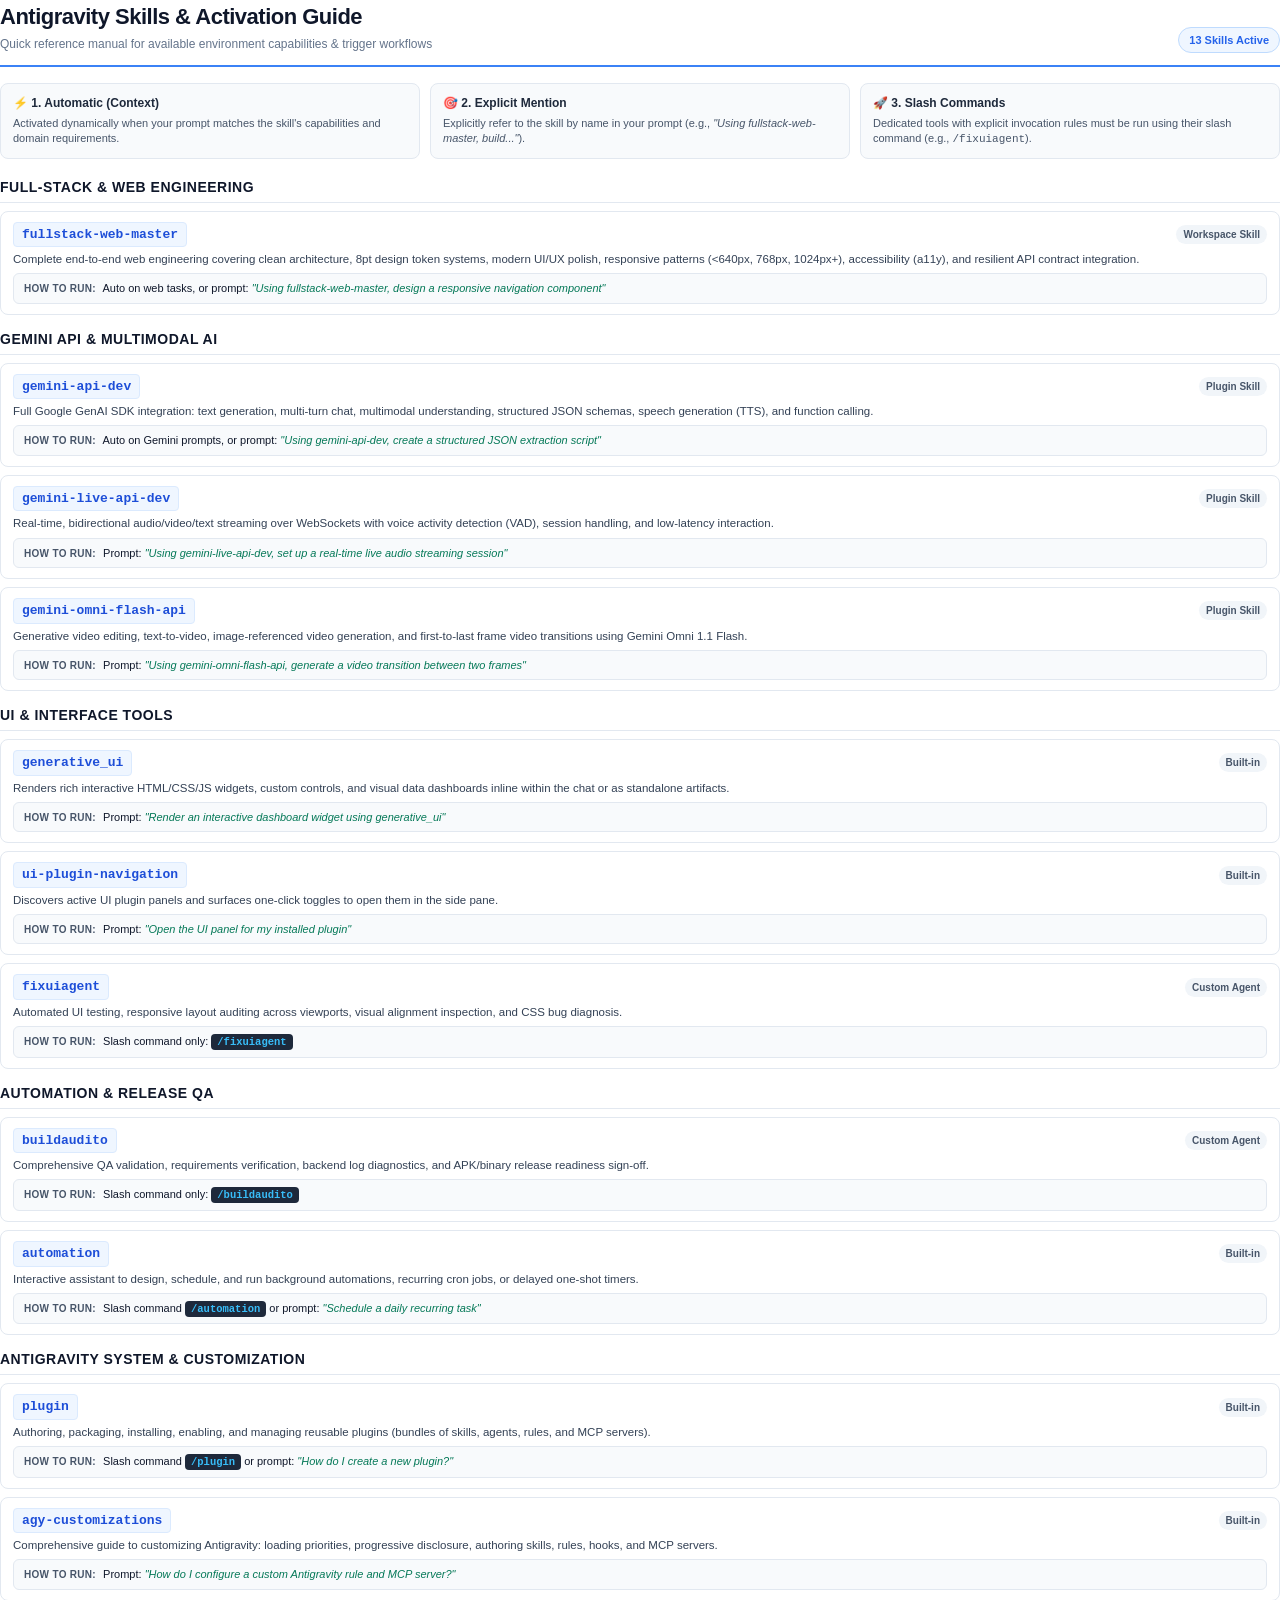
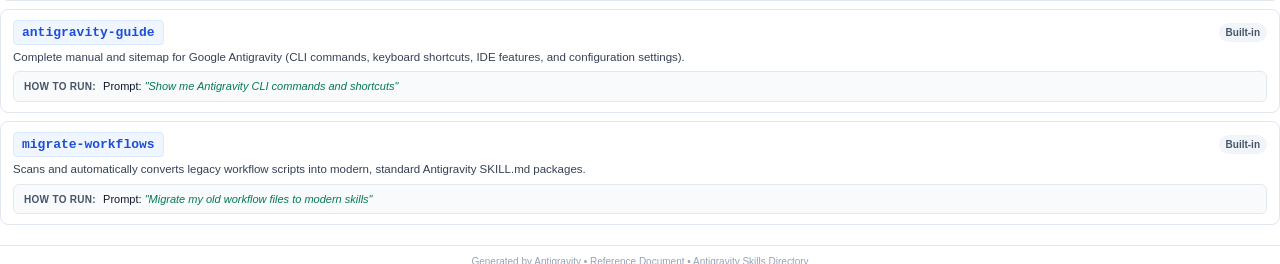
<file: Antigravity_Skills_Guide.html>
<!DOCTYPE html>
<html lang="en">
<head>
  <meta charset="UTF-8">
  <title>Antigravity Skills & Activation Guide</title>
  <style>
    @page {
      size: A4;
      margin: 16mm 14mm 16mm 14mm;
    }
    * {
      box-sizing: border-box;
      margin: 0;
      padding: 0;
    }
    body {
      font-family: -apple-system, BlinkMacSystemFont, "Segoe UI", Roboto, "Helvetica Neue", Arial, sans-serif;
      color: #1e293b;
      background: #ffffff;
      line-height: 1.5;
      font-size: 13px;
      padding: 0;
    }
    header {
      border-bottom: 2px solid #3b82f6;
      padding-bottom: 12px;
      margin-bottom: 16px;
      display: flex;
      justify-content: space-between;
      align-items: flex-end;
    }
    .header-title h1 {
      font-size: 22px;
      color: #0f172a;
      font-weight: 700;
      letter-spacing: -0.5px;
    }
    .header-title p {
      font-size: 12px;
      color: #64748b;
      margin-top: 2px;
    }
    .header-badge {
      font-size: 11px;
      background: #eff6ff;
      color: #2563eb;
      font-weight: 600;
      padding: 4px 10px;
      border-radius: 9999px;
      border: 1px solid #bfdbfe;
    }
    
    .activation-overview {
      display: grid;
      grid-template-columns: repeat(3, 1fr);
      gap: 10px;
      margin-bottom: 18px;
    }
    .act-card {
      background: #f8fafc;
      border: 1px solid #e2e8f0;
      border-radius: 8px;
      padding: 10px 12px;
    }
    .act-card h3 {
      font-size: 12px;
      font-weight: 600;
      color: #1e293b;
      margin-bottom: 4px;
      display: flex;
      align-items: center;
      gap: 6px;
    }
    .act-card p {
      font-size: 11px;
      color: #475569;
      line-height: 1.4;
    }

    .section-title {
      font-size: 14px;
      font-weight: 700;
      color: #0f172a;
      text-transform: uppercase;
      letter-spacing: 0.5px;
      border-bottom: 1px solid #e2e8f0;
      padding-bottom: 4px;
      margin: 14px 0 8px 0;
    }

    .skills-grid {
      display: flex;
      flex-direction: column;
      gap: 8px;
    }

    .skill-card {
      border: 1px solid #e2e8f0;
      border-radius: 8px;
      padding: 10px 12px;
      background: #ffffff;
      break-inside: avoid;
      page-break-inside: avoid;
    }
    .skill-header {
      display: flex;
      align-items: center;
      justify-content: space-between;
      margin-bottom: 4px;
    }
    .skill-name {
      font-family: ui-monospace, SFMono-Regular, Menlo, Monaco, Consolas, monospace;
      font-weight: 700;
      font-size: 13px;
      color: #1d4ed8;
      background: #eff6ff;
      padding: 2px 8px;
      border-radius: 4px;
      border: 1px solid #dbeafe;
    }
    .skill-type {
      font-size: 10px;
      font-weight: 600;
      padding: 2px 7px;
      border-radius: 9999px;
      background: #f1f5f9;
      color: #475569;
    }
    .skill-desc {
      font-size: 11.5px;
      color: #334155;
      margin-bottom: 6px;
      line-height: 1.4;
    }
    .skill-activation {
      background: #f8fafc;
      border: 1px solid #e2e8f0;
      border-radius: 6px;
      padding: 6px 10px;
      font-size: 11px;
      color: #0f172a;
    }
    .skill-activation strong {
      color: #475569;
      font-size: 10px;
      text-transform: uppercase;
      letter-spacing: 0.3px;
      margin-right: 4px;
    }
    .cmd-badge {
      font-family: ui-monospace, SFMono-Regular, Menlo, Monaco, Consolas, monospace;
      background: #1e293b;
      color: #38bdf8;
      padding: 2px 6px;
      border-radius: 4px;
      font-size: 10.5px;
      font-weight: 600;
    }
    .prompt-text {
      font-style: italic;
      color: #047857;
      font-weight: 500;
    }

    footer {
      margin-top: 20px;
      border-top: 1px solid #e2e8f0;
      padding-top: 8px;
      text-align: center;
      font-size: 10px;
      color: #94a3b8;
    }
  </style>
</head>
<body>

  <header>
    <div class="header-title">
      <h1>Antigravity Skills & Activation Guide</h1>
      <p>Quick reference manual for available environment capabilities & trigger workflows</p>
    </div>
    <div class="header-badge">
      13 Skills Active
    </div>
  </header>

  <section class="activation-overview">
    <div class="act-card">
      <h3>⚡ 1. Automatic (Context)</h3>
      <p>Activated dynamically when your prompt matches the skill's capabilities and domain requirements.</p>
    </div>
    <div class="act-card">
      <h3>🎯 2. Explicit Mention</h3>
      <p>Explicitly refer to the skill by name in your prompt (e.g., <em>"Using fullstack-web-master, build..."</em>).</p>
    </div>
    <div class="act-card">
      <h3>🚀 3. Slash Commands</h3>
      <p>Dedicated tools with explicit invocation rules must be run using their slash command (e.g., <code>/fixuiagent</code>).</p>
    </div>
  </section>

  <!-- WEB DEV -->
  <div class="section-title">Full-Stack & Web Engineering</div>
  <div class="skills-grid">
    <div class="skill-card">
      <div class="skill-header">
        <span class="skill-name">fullstack-web-master</span>
        <span class="skill-type">Workspace Skill</span>
      </div>
      <div class="skill-desc">
        Complete end-to-end web engineering covering clean architecture, 8pt design token systems, modern UI/UX polish, responsive patterns (<640px, 768px, 1024px+), accessibility (a11y), and resilient API contract integration.
      </div>
      <div class="skill-activation">
        <strong>How to Run:</strong> Auto on web tasks, or prompt: <span class="prompt-text">"Using fullstack-web-master, design a responsive navigation component"</span>
      </div>
    </div>
  </div>

  <!-- GEMINI AI -->
  <div class="section-title">Gemini API & Multimodal AI</div>
  <div class="skills-grid">
    <div class="skill-card">
      <div class="skill-header">
        <span class="skill-name">gemini-api-dev</span>
        <span class="skill-type">Plugin Skill</span>
      </div>
      <div class="skill-desc">
        Full Google GenAI SDK integration: text generation, multi-turn chat, multimodal understanding, structured JSON schemas, speech generation (TTS), and function calling.
      </div>
      <div class="skill-activation">
        <strong>How to Run:</strong> Auto on Gemini prompts, or prompt: <span class="prompt-text">"Using gemini-api-dev, create a structured JSON extraction script"</span>
      </div>
    </div>

    <div class="skill-card">
      <div class="skill-header">
        <span class="skill-name">gemini-live-api-dev</span>
        <span class="skill-type">Plugin Skill</span>
      </div>
      <div class="skill-desc">
        Real-time, bidirectional audio/video/text streaming over WebSockets with voice activity detection (VAD), session handling, and low-latency interaction.
      </div>
      <div class="skill-activation">
        <strong>How to Run:</strong> Prompt: <span class="prompt-text">"Using gemini-live-api-dev, set up a real-time live audio streaming session"</span>
      </div>
    </div>

    <div class="skill-card">
      <div class="skill-header">
        <span class="skill-name">gemini-omni-flash-api</span>
        <span class="skill-type">Plugin Skill</span>
      </div>
      <div class="skill-desc">
        Generative video editing, text-to-video, image-referenced video generation, and first-to-last frame video transitions using Gemini Omni 1.1 Flash.
      </div>
      <div class="skill-activation">
        <strong>How to Run:</strong> Prompt: <span class="prompt-text">"Using gemini-omni-flash-api, generate a video transition between two frames"</span>
      </div>
    </div>
  </div>

  <!-- UI & DESIGN -->
  <div class="section-title">UI & Interface Tools</div>
  <div class="skills-grid">
    <div class="skill-card">
      <div class="skill-header">
        <span class="skill-name">generative_ui</span>
        <span class="skill-type">Built-in</span>
      </div>
      <div class="skill-desc">
        Renders rich interactive HTML/CSS/JS widgets, custom controls, and visual data dashboards inline within the chat or as standalone artifacts.
      </div>
      <div class="skill-activation">
        <strong>How to Run:</strong> Prompt: <span class="prompt-text">"Render an interactive dashboard widget using generative_ui"</span>
      </div>
    </div>

    <div class="skill-card">
      <div class="skill-header">
        <span class="skill-name">ui-plugin-navigation</span>
        <span class="skill-type">Built-in</span>
      </div>
      <div class="skill-desc">
        Discovers active UI plugin panels and surfaces one-click toggles to open them in the side pane.
      </div>
      <div class="skill-activation">
        <strong>How to Run:</strong> Prompt: <span class="prompt-text">"Open the UI panel for my installed plugin"</span>
      </div>
    </div>

    <div class="skill-card">
      <div class="skill-header">
        <span class="skill-name">fixuiagent</span>
        <span class="skill-type">Custom Agent</span>
      </div>
      <div class="skill-desc">
        Automated UI testing, responsive layout auditing across viewports, visual alignment inspection, and CSS bug diagnosis.
      </div>
      <div class="skill-activation">
        <strong>How to Run:</strong> Slash command only: <span class="cmd-badge">/fixuiagent</span>
      </div>
    </div>
  </div>

  <!-- AUTOMATION & QA -->
  <div class="section-title">Automation & Release QA</div>
  <div class="skills-grid">
    <div class="skill-card">
      <div class="skill-header">
        <span class="skill-name">buildaudito</span>
        <span class="skill-type">Custom Agent</span>
      </div>
      <div class="skill-desc">
        Comprehensive QA validation, requirements verification, backend log diagnostics, and APK/binary release readiness sign-off.
      </div>
      <div class="skill-activation">
        <strong>How to Run:</strong> Slash command only: <span class="cmd-badge">/buildaudito</span>
      </div>
    </div>

    <div class="skill-card">
      <div class="skill-header">
        <span class="skill-name">automation</span>
        <span class="skill-type">Built-in</span>
      </div>
      <div class="skill-desc">
        Interactive assistant to design, schedule, and run background automations, recurring cron jobs, or delayed one-shot timers.
      </div>
      <div class="skill-activation">
        <strong>How to Run:</strong> Slash command <span class="cmd-badge">/automation</span> or prompt: <span class="prompt-text">"Schedule a daily recurring task"</span>
      </div>
    </div>
  </div>

  <!-- ANTIGRAVITY PLATFORM -->
  <div class="section-title">Antigravity System & Customization</div>
  <div class="skills-grid">
    <div class="skill-card">
      <div class="skill-header">
        <span class="skill-name">plugin</span>
        <span class="skill-type">Built-in</span>
      </div>
      <div class="skill-desc">
        Authoring, packaging, installing, enabling, and managing reusable plugins (bundles of skills, agents, rules, and MCP servers).
      </div>
      <div class="skill-activation">
        <strong>How to Run:</strong> Slash command <span class="cmd-badge">/plugin</span> or prompt: <span class="prompt-text">"How do I create a new plugin?"</span>
      </div>
    </div>

    <div class="skill-card">
      <div class="skill-header">
        <span class="skill-name">agy-customizations</span>
        <span class="skill-type">Built-in</span>
      </div>
      <div class="skill-desc">
        Comprehensive guide to customizing Antigravity: loading priorities, progressive disclosure, authoring skills, rules, hooks, and MCP servers.
      </div>
      <div class="skill-activation">
        <strong>How to Run:</strong> Prompt: <span class="prompt-text">"How do I configure a custom Antigravity rule and MCP server?"</span>
      </div>
    </div>

    <div class="skill-card">
      <div class="skill-header">
        <span class="skill-name">antigravity-guide</span>
        <span class="skill-type">Built-in</span>
      </div>
      <div class="skill-desc">
        Complete manual and sitemap for Google Antigravity (CLI commands, keyboard shortcuts, IDE features, and configuration settings).
      </div>
      <div class="skill-activation">
        <strong>How to Run:</strong> Prompt: <span class="prompt-text">"Show me Antigravity CLI commands and shortcuts"</span>
      </div>
    </div>

    <div class="skill-card">
      <div class="skill-header">
        <span class="skill-name">migrate-workflows</span>
        <span class="skill-type">Built-in</span>
      </div>
      <div class="skill-desc">
        Scans and automatically converts legacy workflow scripts into modern, standard Antigravity SKILL.md packages.
      </div>
      <div class="skill-activation">
        <strong>How to Run:</strong> Prompt: <span class="prompt-text">"Migrate my old workflow files to modern skills"</span>
      </div>
    </div>
  </div>

  <footer>
    Generated by Antigravity &bull; Reference Document &bull; Antigravity Skills Directory
  </footer>

</body>
</html>
</file>
